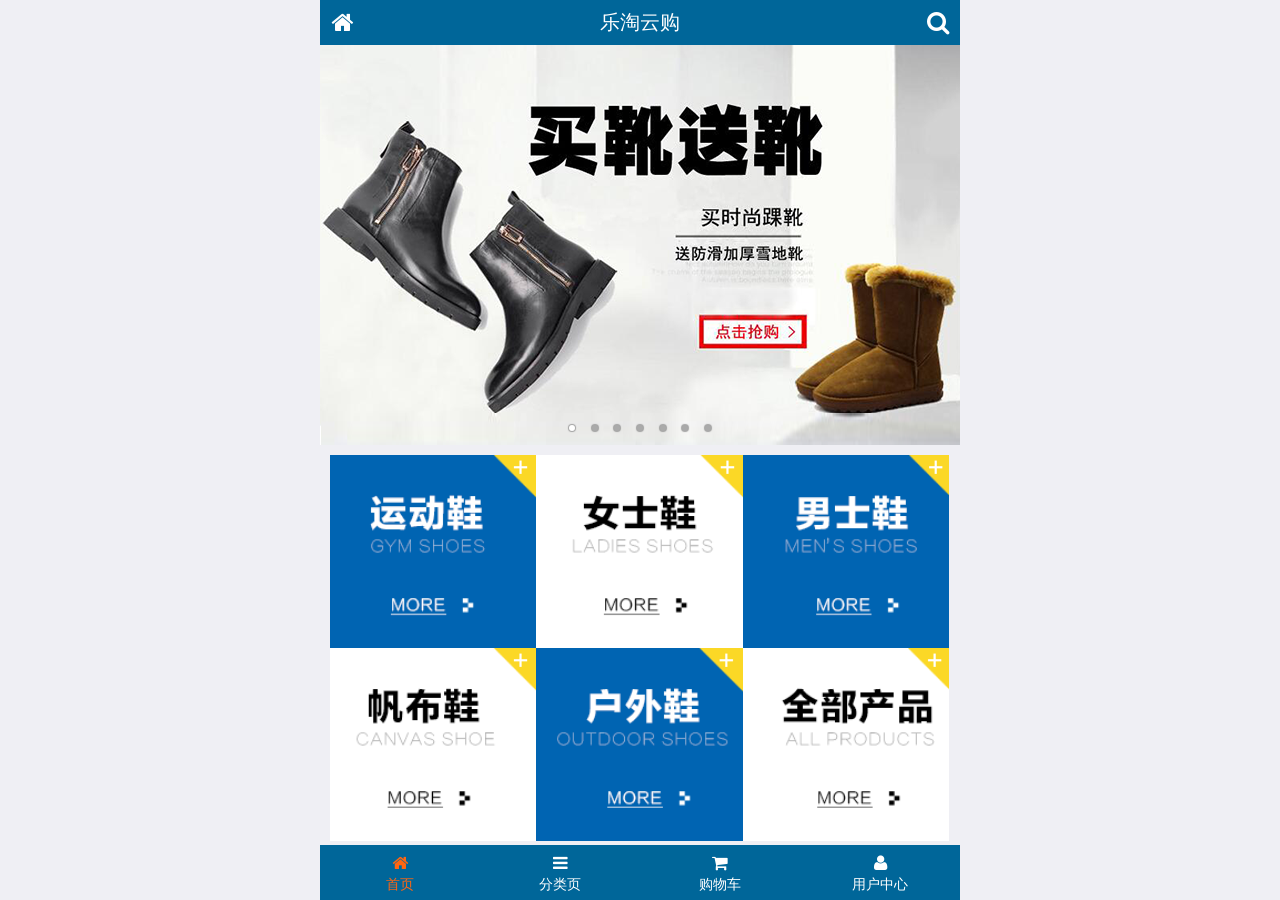
<file: public/front/index.html>
<!DOCTYPE html>
<html lang="en">
<head>
  <meta charset="UTF-8">
  <meta name="viewport" content="width=device-width, initial-scale=1.0">
  <meta http-equiv="X-UA-Compatible" content="ie=edge">
  <link rel="stylesheet" href="./lib/fa/css/font-awesome.min.css">
  <link rel="stylesheet" href="./lib/mui/css/mui.min.css">
  <link rel="stylesheet" href="./css/common.css">
  <link rel="stylesheet" href="./css/index.css">

  <title>乐淘手机端</title>
</head>
<body>
  <div class="lt-container">
    <!-- 头部区域 -->
     <div class="header">
        <a href="" class="left">
            <i class="fa fa-home"></i>
          </a>
       <div class="center">
         乐淘云购
       </div>
       <a href="search.html" class="right">
         <i class="fa fa-search"></i>
       </a>
     </div>
     <div class="main">
       <!-- //滚动区域 -->
       <div class="mui-scroll-wrapper">
          <div class="mui-scroll">
           <!--这里放置真实显示的DOM内容-->
            <!-- //轮播图 -->
            <div class="mui-slider">
               <div class="mui-slider-group mui-slider-loop">
                 <!--支持循环，需要重复图片节点-->
                 <div class="mui-slider-item mui-slider-item-duplicate"><a href="#"><img src="./images/banner6.png" /></a></div>
                 <div class="mui-slider-item"><a href="#"><img src="./images/banner1.png" /></a></div>
                 <div class="mui-slider-item"><a href="#"><img src="./images/banner2.png" /></a></div>
                 <div class="mui-slider-item"><a href="#"><img src="./images/banner3.png" /></a></div>
                 <div class="mui-slider-item"><a href="#"><img src="./images/banner4.png" /></a></div>
                 <div class="mui-slider-item"><a href="#"><img src="./images/banner5.png" /></a></div>
                 <div class="mui-slider-item"><a href="#"><img src="./images/banner6.png" /></a></div>
                 <!--支持循环，需要重复图片节点-->
                 <div class="mui-slider-item mui-slider-item-duplicate"><a href="#"><img src="./images/banner1.png" /></a></div>
               </div>
               <div class="mui-slider-indicator mui-text-center">
                   <div class="mui-indicator mui-active"></div>
                   <div class="mui-indicator"></div>
                   <div class="mui-indicator"></div>
                   <div class="mui-indicator"></div>
                   <div class="mui-indicator"></div>
                   <div class="mui-indicator"></div>
                   <div class="mui-indicator"></div>
                 </div>
             </div>
           <!-- //nav -->
           <div class="nav">
             <ul class="mui-clearfix">
               <li><a href="#"><img src="./images/nav1.png" alt=""></a></li>
               <li><a href="#"><img src="./images/nav2.png" alt=""></a></li>
               <li><a href="#"><img src="./images/nav3.png" alt=""></a></li>
               <li><a href="#"><img src="./images/nav4.png" alt=""></a></li>
               <li><a href="#"><img src="./images/nav5.png" alt=""></a></li>
               <li><a href="#"><img src="./images/nav6.png" alt=""></a></li>
             </ul>
           </div>
          <div class="product">
              <ul class="mui-clearfix">
              <li>
                <a href="">
                  <img src="./images/product.jpg" alt="">
                  <p class="mui-ellipsis-2">adidas阿迪达斯 男式 场下休闲篮球鞋S83700场下休闲篮球鞋S83700</p>
                  <p><span class="price">￥560</span><span class="oldPrice">￥580</span></p>
                  <button class="mui-btn mui-btn-primary">立即购买</button>
                </a>
              </li>
              <li>
                <a href="">
                  <img src="./images/product.jpg" alt="">
                  <p class="mui-ellipsis-2">adidas阿迪达斯 男式 场下休闲篮球鞋S83700场下休闲篮球鞋S83700</p>
                  <p><span class="price">￥560</span><span class="oldPrice">￥580</span></p>
                  <button class="mui-btn mui-btn-primary">立即购买</button>
                </a>
              </li>
              <li>
                <a href="">
                  <img src="./images/product.jpg" alt="">
                  <p class="mui-ellipsis-2">adidas阿迪达斯 男式 场下休闲篮球鞋S83700场下休闲篮球鞋S83700</p>
                  <p><span class="price">￥560</span><span class="oldPrice">￥580</span></p>
                  <button class="mui-btn mui-btn-primary">立即购买</button>
                </a>
              </li>
              <li>
                <a href="">
                  <img src="./images/product.jpg" alt="">
                  <p class="mui-ellipsis-2">adidas阿迪达斯 男式 场下休闲篮球鞋S83700场下休闲篮球鞋S83700</p>
                  <p><span class="price">￥560</span><span class="oldPrice">￥580</span></p>
                  <button class="mui-btn mui-btn-primary">立即购买</button>
                </a>
              </li>
              <li>
                <a href="">
                  <img src="./images/product.jpg" alt="">
                  <p class="mui-ellipsis-2">adidas阿迪达斯 男式 场下休闲篮球鞋S83700场下休闲篮球鞋S83700</p>
                  <p><span class="price">￥560</span><span class="oldPrice">￥580</span></p>
                  <button class="mui-btn mui-btn-primary">立即购买</button>
                </a>
              </li>
              <li>
                <a href="">
                  <img src="./images/product.jpg" alt="">
                  <p class="mui-ellipsis-2">adidas阿迪达斯 男式 场下休闲篮球鞋S83700场下休闲篮球鞋S83700</p>
                  <p><span class="price">560</span><span class="oldPrice">580</span></p>
                  <button class="mui-btn mui-btn-primary">立即购买</button>
                </a>
              </li>
            </ul>
          </div>
        
          </div>
        </div>



     </div>
      <div class="footer">
        <ul>
          <li><a href="index.html" class="current"><i class="fa fa-home"></i><p>首页</p></a></li>
          <li><a href="cate.html"><i class="fa fa-bars"></i><p>分类页</p></a></li>
          <li><a href="cart.html"><i class="fa fa-shopping-cart"></i><p>购物车</p></a></li>
          <li><a href="user.html"><i class="fa fa-user"></i><p>用户中心</p></a></li>
        </ul>



      </div>



  </div>
  <script src="./lib/zepto/zepto.min.js"></script>
  <script src="./lib/mui/js/mui.js"></script>
  <script src="./js/common.js"></script>
  <script src="./js/index.js"></script>
</body>
</html>
</file>
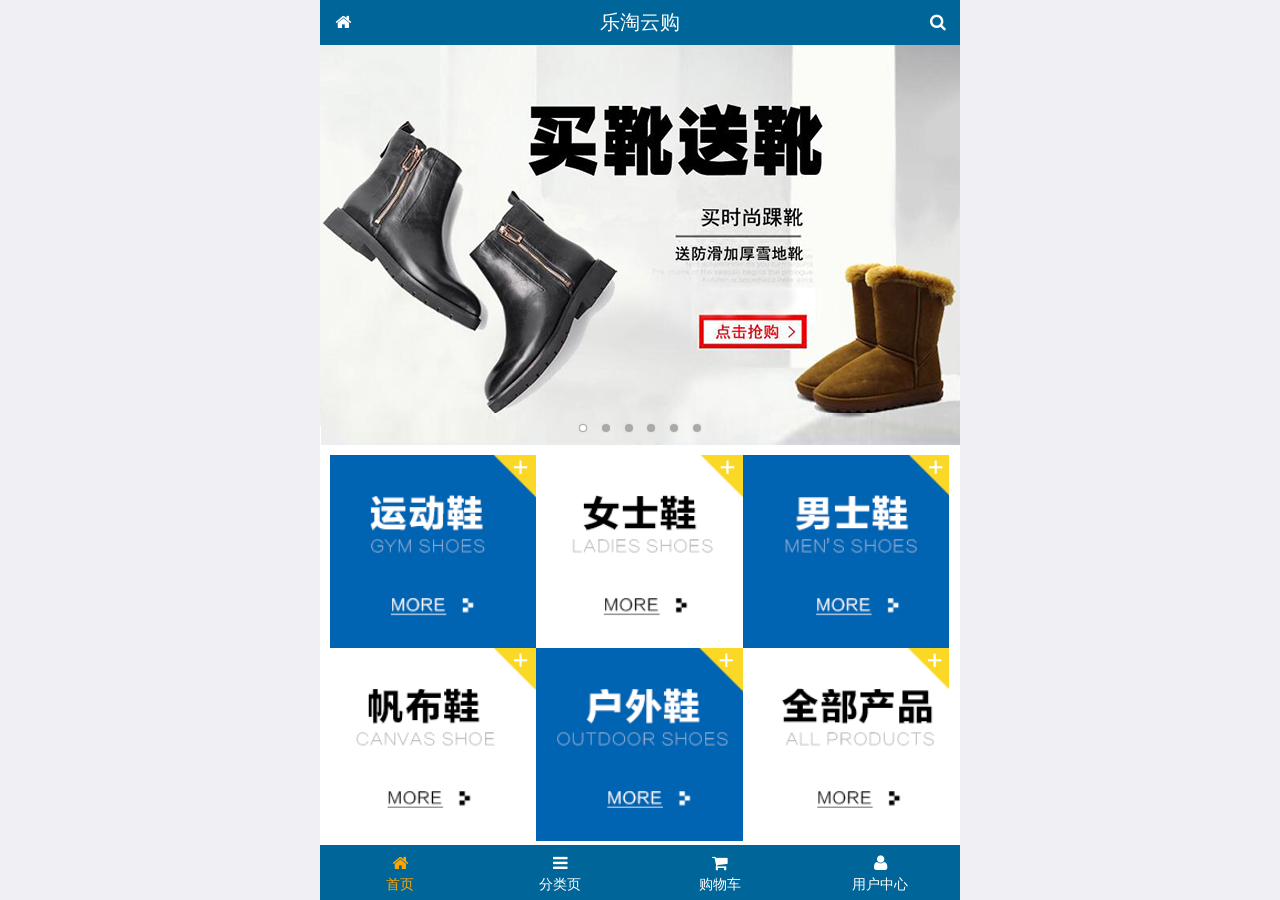
<file: public/front2/index.html>
<!DOCTYPE html>
<html lang="zh-CN">
<head>
  <meta charset="UTF-8">
  <title>乐淘商城</title>
  <!-- 视口: 存在目的, 早期手机屏幕很小, 为了能够查看 pc 网页
             默认宽度 980px, 可以进行缩放,
   -->
  <meta name="viewport"
        content="width=device-width, user-scalable=no, initial-scale=1.0, maximum-scale=1.0, minimum-scale=1.0">
  <link rel="stylesheet" href="./lib/mui/css/mui.css">
  <!-- 引入 font-awesome 字体图标库 -->
  <link rel="stylesheet" href="./lib/fa/css/font-awesome.min.css">
  <link rel="stylesheet" href="./css/common.css">
  <link rel="stylesheet" href="./css/index.css">
</head>
<body>
<!-- mui的字体图标 -->
<!--<span class="mui-icon mui-icon-weixin"></span>-->
<!--<span class="mui-icon mui-icon-mic"></span>-->
<!-- font-awesome 字体图标 -->
<!--<span class="fa fa-arrows-alt"></span>-->
<!--<span class="fa fa-adjust"></span>-->
<!--<span class="fa fa-back"></span>-->




<!-- 全屏容器 -->
<div class="lt_container">
  <!-- 乐淘头部 -->
  <div class="lt_header">
    <a href="index.html" class="icon_left"><i class="fa fa-home"></i></a>
    <h3>乐淘云购</h3>
    <a href="search.html" class="icon_right"><i class="fa fa-search"></i></a>
  </div>


  <!-- 乐淘主体 -->
  <div class="lt_main">
    <div class="mui-scroll-wrapper">
      <div class="mui-scroll">
        <!--这里放置真实显示的DOM内容-->

        <!-- 轮播图 -->
        <div class="mui-slider">
          <!-- 图片的容器 -->
          <div class="mui-slider-group mui-slider-loop">
            <!-- 准备假图片, 最后一张 -->
            <div class="mui-slider-item mui-slider-item-duplicate"><a href="#"><img src="./images/banner6.png" /></a></div>

            <div class="mui-slider-item"><a href="#"><img src="./images/banner1.png" /></a></div>
            <div class="mui-slider-item"><a href="#"><img src="./images/banner2.png" /></a></div>
            <div class="mui-slider-item"><a href="#"><img src="./images/banner3.png" /></a></div>
            <div class="mui-slider-item"><a href="#"><img src="./images/banner4.png" /></a></div>
            <div class="mui-slider-item"><a href="#"><img src="./images/banner5.png" /></a></div>
            <div class="mui-slider-item"><a href="#"><img src="./images/banner6.png" /></a></div>

            <!-- 准备假图, 第一张 -->
            <div class="mui-slider-item mui-slider-item-duplicate"><a href="#"><img src="./images/banner1.png" /></a></div>
          </div>

          <!-- 小圆点 -->
          <div class="mui-slider-indicator">
            <div class="mui-indicator mui-active"></div>
            <div class="mui-indicator"></div>
            <div class="mui-indicator"></div>
            <div class="mui-indicator"></div>
            <div class="mui-indicator"></div>
            <div class="mui-indicator"></div>
          </div>
        </div>


        <!-- 导航 -->
        <div class="lt_nav">
          <ul class="mui-clearfix">
            <li><a href="#"><img src="./images/nav1.png" alt=""></a></li>
            <li><a href="#"><img src="./images/nav2.png" alt=""></a></li>
            <li><a href="#"><img src="./images/nav3.png" alt=""></a></li>
            <li><a href="#"><img src="./images/nav4.png" alt=""></a></li>
            <li><a href="#"><img src="./images/nav5.png" alt=""></a></li>
            <li><a href="#"><img src="./images/nav6.png" alt=""></a></li>
          </ul>
        </div>

        <!-- 产品模块 -->
        <div class="lt_product">
          <ul>
            <li class="lt_product_item">
              <a href="#">
                <img src="./images/product.jpg" alt="">
                <p class="mui-ellipsis-2">adidas阿迪达斯 男式 场下休闲篮球鞋S83700场下休闲篮球鞋S83700 </p>
                <p>
                  <span class="price">¥560</span>
                  <span class="oldPrice">¥560</span>
                </p>
                <button class="mui-btn mui-btn-primary">立即购买</button>
              </a>
            </li>

            <li class="lt_product_item">
              <a href="#">
                <img src="./images/product.jpg" alt="">
                <p class="mui-ellipsis-2">adidas阿迪达斯 男式 场下休闲篮球鞋S83700场下休闲篮球鞋S83700 </p>
                <p>
                  <span class="price">¥560</span>
                  <span class="oldPrice">¥560</span>
                </p>
                <button class="mui-btn mui-btn-primary">立即购买</button>
              </a>
            </li>

            <li class="lt_product_item">
              <a href="#">
                <img src="./images/product.jpg" alt="">
                <p class="mui-ellipsis-2">adidas阿迪达斯 男式 场下休闲篮球鞋S83700场下休闲篮球鞋S83700 </p>
                <p>
                  <span class="price">¥560</span>
                  <span class="oldPrice">¥560</span>
                </p>
                <button class="mui-btn mui-btn-primary">立即购买</button>
              </a>
            </li>

            <li class="lt_product_item">
              <a href="#">
                <img src="./images/product.jpg" alt="">
                <p class="mui-ellipsis-2">adidas阿迪达斯 男式 场下休闲篮球鞋S83700场下休闲篮球鞋S83700 </p>
                <p>
                  <span class="price">¥560</span>
                  <span class="oldPrice">¥560</span>
                </p>
                <button class="mui-btn mui-btn-primary">立即购买</button>
              </a>
            </li>

            <li class="lt_product_item">
              <a href="#">
                <img src="./images/product.jpg" alt="">
                <p class="mui-ellipsis-2">adidas阿迪达斯 男式 场下休闲篮球鞋S83700场下休闲篮球鞋S83700 </p>
                <p>
                  <span class="price">¥560</span>
                  <span class="oldPrice">¥560</span>
                </p>
                <button class="mui-btn mui-btn-primary">立即购买</button>
              </a>
            </li>

            <li class="lt_product_item">
              <a href="#">
                <img src="./images/product.jpg" alt="">
                <p class="mui-ellipsis-2">adidas阿迪达斯 男式 场下休闲篮球鞋S83700场下休闲篮球鞋S83700 </p>
                <p>
                  <span class="price">¥560</span>
                  <span class="oldPrice">¥560</span>
                </p>
                <button class="mui-btn mui-btn-primary">立即购买</button>
              </a>
            </li>
          </ul>

        </div>

      </div>
    </div>
  </div>


  <!-- 乐淘底部 -->
  <div class="lt_footer">
    <ul>
      <li>
        <a href="index.html" class="current">
          <i class="fa fa-home"></i>
          <p>首页</p>
        </a>
      </li>
      <li>
        <a href="category.html">
          <i class="fa fa-bars"></i>
          <p>分类页</p>
        </a>
      </li>
      <li>
        <a href="cart.html">
          <i class="fa fa-shopping-cart"></i>
          <p>购物车</p>
        </a>
      </li>
      <li>
        <a href="user.html">
          <i class="fa fa-user"></i>
          <p>用户中心</p>
        </a>
      </li>
    </ul>
  </div>
</div>





<script src="./lib/mui/js/mui.js"></script>
<script src="./lib/zepto/zepto.min.js"></script>
<script src="./js/common.js"></script>


</body>
</html>
</file>
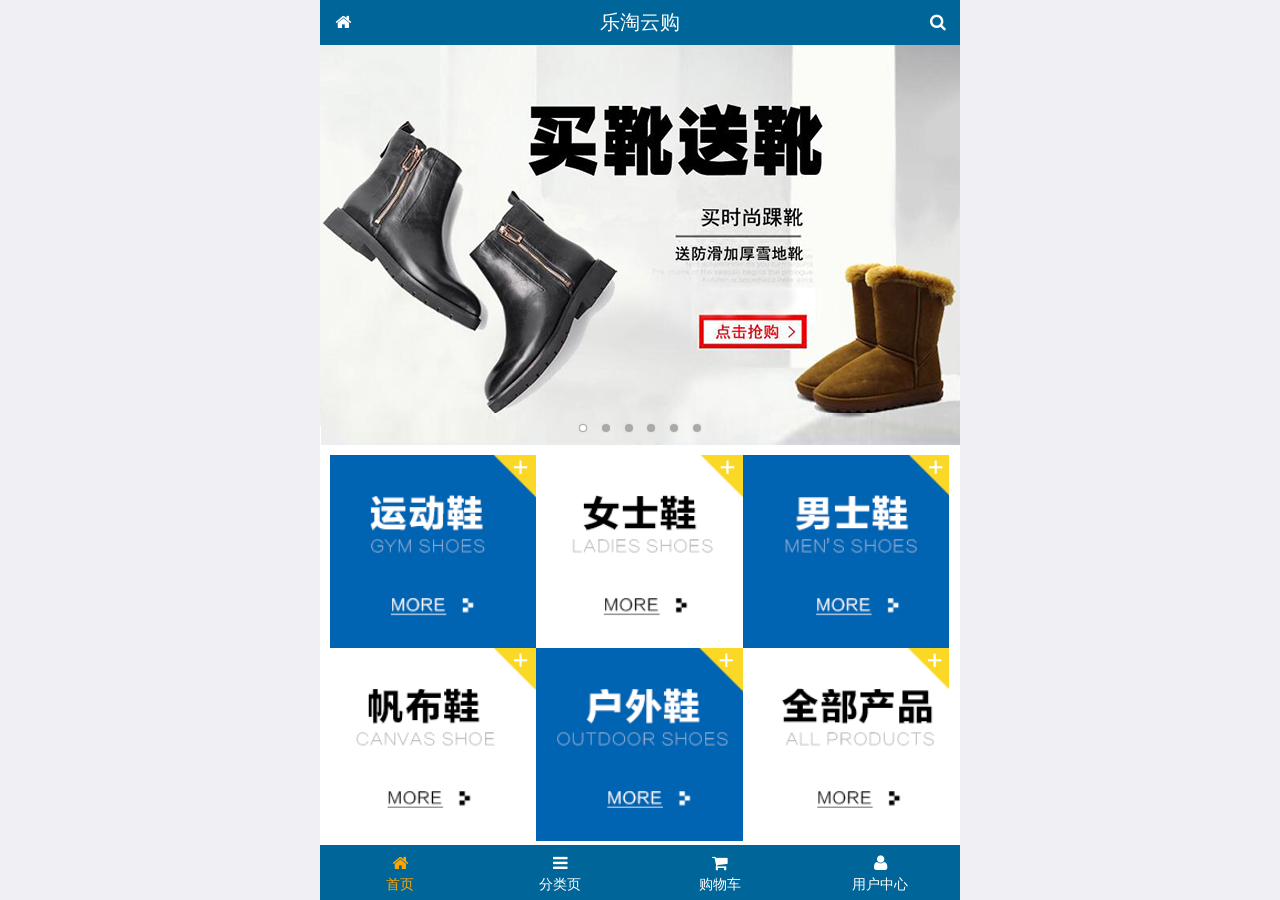
<file: public/front5/index.html>
<!DOCTYPE html>
<html lang="zh-CN">
<head>
  <meta charset="UTF-8">
  <title>乐淘商城</title>
  <!-- 视口: 存在目的, 早期手机屏幕很小, 为了能够查看 pc 网页
             默认宽度 980px, 可以进行缩放,
   -->
  <meta name="viewport"
        content="width=device-width, user-scalable=no, initial-scale=1.0, maximum-scale=1.0, minimum-scale=1.0">
  <link rel="stylesheet" href="./lib/mui/css/mui.css">
  <!-- 引入 font-awesome 字体图标库 -->
  <link rel="stylesheet" href="./lib/fa/css/font-awesome.min.css">
  <link rel="stylesheet" href="./css/common.css">
  <link rel="stylesheet" href="./css/index.css">
</head>
<body>
<!-- mui的字体图标 -->
<!--<span class="mui-icon mui-icon-weixin"></span>-->
<!--<span class="mui-icon mui-icon-mic"></span>-->
<!-- font-awesome 字体图标 -->
<!--<span class="fa fa-arrows-alt"></span>-->
<!--<span class="fa fa-adjust"></span>-->
<!--<span class="fa fa-back"></span>-->




<!-- 全屏容器 -->
<div class="lt_container">
  <!-- 乐淘头部 -->
  <div class="lt_header">
    <a href="index.html" class="icon_left"><i class="fa fa-home"></i></a>
    <h3>乐淘云购</h3>
    <a href="search.html" class="icon_right"><i class="fa fa-search"></i></a>
  </div>


  <!-- 乐淘主体 -->
  <div class="lt_main">
    <div class="mui-scroll-wrapper">
      <div class="mui-scroll">
        <!--这里放置真实显示的DOM内容-->

        <!-- 轮播图 -->
        <div class="mui-slider">
          <!-- 图片的容器 -->
          <div class="mui-slider-group mui-slider-loop">
            <!-- 准备假图片, 最后一张 -->
            <div class="mui-slider-item mui-slider-item-duplicate"><a href="#"><img src="./images/banner6.png" /></a></div>

            <div class="mui-slider-item"><a href="#"><img src="./images/banner1.png" /></a></div>
            <div class="mui-slider-item"><a href="#"><img src="./images/banner2.png" /></a></div>
            <div class="mui-slider-item"><a href="#"><img src="./images/banner3.png" /></a></div>
            <div class="mui-slider-item"><a href="#"><img src="./images/banner4.png" /></a></div>
            <div class="mui-slider-item"><a href="#"><img src="./images/banner5.png" /></a></div>
            <div class="mui-slider-item"><a href="#"><img src="./images/banner6.png" /></a></div>

            <!-- 准备假图, 第一张 -->
            <div class="mui-slider-item mui-slider-item-duplicate"><a href="#"><img src="./images/banner1.png" /></a></div>
          </div>

          <!-- 小圆点 -->
          <div class="mui-slider-indicator">
            <div class="mui-indicator mui-active"></div>
            <div class="mui-indicator"></div>
            <div class="mui-indicator"></div>
            <div class="mui-indicator"></div>
            <div class="mui-indicator"></div>
            <div class="mui-indicator"></div>
          </div>
        </div>


        <!-- 导航 -->
        <div class="lt_nav">
          <ul class="mui-clearfix">
            <li><a href="#"><img src="./images/nav1.png" alt=""></a></li>
            <li><a href="#"><img src="./images/nav2.png" alt=""></a></li>
            <li><a href="#"><img src="./images/nav3.png" alt=""></a></li>
            <li><a href="#"><img src="./images/nav4.png" alt=""></a></li>
            <li><a href="#"><img src="./images/nav5.png" alt=""></a></li>
            <li><a href="#"><img src="./images/nav6.png" alt=""></a></li>
          </ul>
        </div>

        <!-- 产品模块 -->
        <div class="lt_product">
          <ul>
            <li class="lt_product_item">
              <a href="#">
                <img src="./images/product.jpg" alt="">
                <p class="mui-ellipsis-2">adidas阿迪达斯 男式 场下休闲篮球鞋S83700场下休闲篮球鞋S83700 </p>
                <p>
                  <span class="price">¥560</span>
                  <span class="oldPrice">¥560</span>
                </p>
                <button class="mui-btn mui-btn-primary">立即购买</button>
              </a>
            </li>

            <li class="lt_product_item">
              <a href="#">
                <img src="./images/product.jpg" alt="">
                <p class="mui-ellipsis-2">adidas阿迪达斯 男式 场下休闲篮球鞋S83700场下休闲篮球鞋S83700 </p>
                <p>
                  <span class="price">¥560</span>
                  <span class="oldPrice">¥560</span>
                </p>
                <button class="mui-btn mui-btn-primary">立即购买</button>
              </a>
            </li>

            <li class="lt_product_item">
              <a href="#">
                <img src="./images/product.jpg" alt="">
                <p class="mui-ellipsis-2">adidas阿迪达斯 男式 场下休闲篮球鞋S83700场下休闲篮球鞋S83700 </p>
                <p>
                  <span class="price">¥560</span>
                  <span class="oldPrice">¥560</span>
                </p>
                <button class="mui-btn mui-btn-primary">立即购买</button>
              </a>
            </li>

            <li class="lt_product_item">
              <a href="#">
                <img src="./images/product.jpg" alt="">
                <p class="mui-ellipsis-2">adidas阿迪达斯 男式 场下休闲篮球鞋S83700场下休闲篮球鞋S83700 </p>
                <p>
                  <span class="price">¥560</span>
                  <span class="oldPrice">¥560</span>
                </p>
                <button class="mui-btn mui-btn-primary">立即购买</button>
              </a>
            </li>

            <li class="lt_product_item">
              <a href="#">
                <img src="./images/product.jpg" alt="">
                <p class="mui-ellipsis-2">adidas阿迪达斯 男式 场下休闲篮球鞋S83700场下休闲篮球鞋S83700 </p>
                <p>
                  <span class="price">¥560</span>
                  <span class="oldPrice">¥560</span>
                </p>
                <button class="mui-btn mui-btn-primary">立即购买</button>
              </a>
            </li>

            <li class="lt_product_item">
              <a href="#">
                <img src="./images/product.jpg" alt="">
                <p class="mui-ellipsis-2">adidas阿迪达斯 男式 场下休闲篮球鞋S83700场下休闲篮球鞋S83700 </p>
                <p>
                  <span class="price">¥560</span>
                  <span class="oldPrice">¥560</span>
                </p>
                <button class="mui-btn mui-btn-primary">立即购买</button>
              </a>
            </li>
          </ul>

        </div>


      </div>
    </div>
  </div>


  <!-- 乐淘底部 -->
  <div class="lt_footer">
    <ul>
      <li>
        <a href="index.html" class="current">
          <i class="fa fa-home"></i>
          <p>首页</p>
        </a>
      </li>
      <li>
        <a href="category.html">
          <i class="fa fa-bars"></i>
          <p>分类页</p>
        </a>
      </li>
      <li>
        <a href="cart.html">
          <i class="fa fa-shopping-cart"></i>
          <p>购物车</p>
        </a>
      </li>
      <li>
        <a href="user.html">
          <i class="fa fa-user"></i>
          <p>用户中心</p>
        </a>
      </li>
    </ul>
  </div>
</div>





<script src="./lib/mui/js/mui.js"></script>
<script src="./lib/zepto/zepto.min.js"></script>
<script src="./js/common.js"></script>


</body>
</html>
</file>
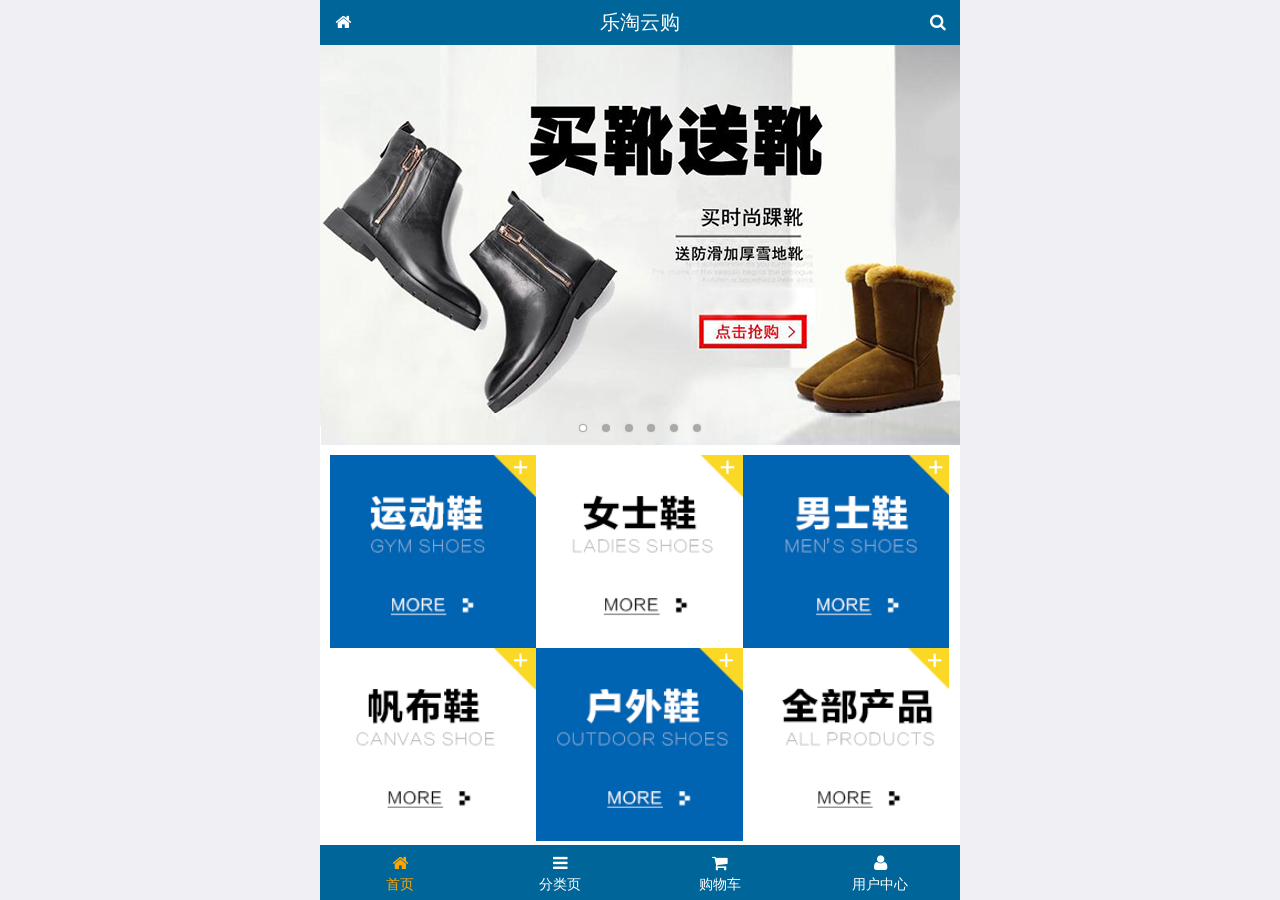
<file: public/mobile/index.html>
<!DOCTYPE html>
<html lang="zh-CN">
<head>
  <meta charset="UTF-8">
  <title>乐淘商城</title>
  <meta name="viewport" content="width=device-width, user-scalable=no, initial-scale=1.0, maximum-scale=1.0, minimum-scale=1.0">
  <!-- 引入字体图标库的css -->
  <link rel="stylesheet" href="./lib/fa/css/font-awesome.min.css">
  <link rel="stylesheet" href="./lib/mui/css/mui.css">
  <link rel="stylesheet" href="./css/common.css">
  <link rel="stylesheet" href="./css/index.css">
  <link rel="icon" href="favicon.ico">
</head>
<body>
<!--<span class="fa fa-pause"></span>-->
<!--<span class="mui-icon mui-icon-camera"></span>-->

<!-- 全屏容器 -->
<div class="lt_container">

  <!-- 乐淘头部 -->
  <div class="lt_header">
    <a href="index.html" class="icon_left"><i class="fa fa-home"></i></a>
    <h3>乐淘云购</h3>
    <a href="search.html" class="icon_right"><i class="fa fa-search"></i></a>
  </div>

  <!-- 乐淘主体 -->
  <div class="lt_main">
    <div class="mui-scroll-wrapper">
      <div class="mui-scroll">
        <!--这里放置真实显示的DOM内容-->

        <!-- 轮播图 -->
        <div class="mui-slider">

          <!-- 图片区域 -->
          <div class="mui-slider-group mui-slider-loop">
            <!-- 添加假图 -->
            <div class="mui-slider-item mui-slider-item-duplicate">
              <a href="#"><img src="./images/banner6.png" /></a>
            </div>

            <div class="mui-slider-item"><a href="#"><img src="./images/banner1.png" /></a></div>
            <div class="mui-slider-item"><a href="#"><img src="./images/banner2.png" /></a></div>
            <div class="mui-slider-item"><a href="#"><img src="./images/banner3.png" /></a></div>
            <div class="mui-slider-item"><a href="#"><img src="./images/banner4.png" /></a></div>
            <div class="mui-slider-item"><a href="#"><img src="./images/banner5.png" /></a></div>
            <div class="mui-slider-item"><a href="#"><img src="./images/banner6.png" /></a></div>

            <!-- 添加假图 -->
            <div class="mui-slider-item mui-slider-item-duplicate">
              <a href="#"><img src="./images/banner1.png" /></a>
            </div>
          </div>

          <!-- 小圆点结构 -->
          <div class="mui-slider-indicator">
            <div class="mui-indicator mui-active"></div>
            <div class="mui-indicator"></div>
            <div class="mui-indicator"></div>
            <div class="mui-indicator"></div>
            <div class="mui-indicator"></div>
            <div class="mui-indicator"></div>
          </div>

        </div>

        <!-- 导航区域 -->
        <div class="lt_nav">
          <ul class="mui-clearfix">
            <li><a href="#"><img src="./images/nav1.png" alt=""></a></li>
            <li><a href="#"><img src="./images/nav2.png" alt=""></a></li>
            <li><a href="#"><img src="./images/nav3.png" alt=""></a></li>
            <li><a href="#"><img src="./images/nav4.png" alt=""></a></li>
            <li><a href="#"><img src="./images/nav5.png" alt=""></a></li>
            <li><a href="#"><img src="./images/nav6.png" alt=""></a></li>
          </ul>
        </div>

        <!-- 产品区域 -->
        <div class="lt_product">
          <ul>
            <li class="lt_product_item">
              <a href="#">
                <img src="./images/product.jpg" alt="">
                <p class="info mui-ellipsis-2">adidas阿迪达斯 男式 场下休闲篮球鞋S83700场下休闲篮球鞋S83700 </p>
                <p>
                  <span class="price">¥560</span>
                  <span class="oldPrice">¥580</span>
                </p>
                <button class="mui-btn mui-btn-primary">立即购买</button>
              </a>
            </li>
            <li class="lt_product_item">
              <a href="#">
                <img src="./images/product.jpg" alt="">
                <p class="info mui-ellipsis-2">adidas阿迪达斯 男式 场下休闲篮球鞋S83700场下休闲篮球鞋S83700 </p>
                <p>
                  <span class="price">¥560</span>
                  <span class="oldPrice">¥580</span>
                </p>
                <button class="mui-btn mui-btn-primary">立即购买</button>
              </a>
            </li>
            <li class="lt_product_item">
              <a href="#">
                <img src="./images/product.jpg" alt="">
                <p class="info mui-ellipsis-2">adidas阿迪达斯 男式 场下休闲篮球鞋S83700场下休闲篮球鞋S83700 </p>
                <p>
                  <span class="price">¥560</span>
                  <span class="oldPrice">¥580</span>
                </p>
                <button class="mui-btn mui-btn-primary">立即购买</button>
              </a>
            </li>
            <li class="lt_product_item">
              <a href="#">
                <img src="./images/product.jpg" alt="">
                <p class="info mui-ellipsis-2">adidas阿迪达斯 男式 场下休闲篮球鞋S83700场下休闲篮球鞋S83700 </p>
                <p>
                  <span class="price">¥560</span>
                  <span class="oldPrice">¥580</span>
                </p>
                <button class="mui-btn mui-btn-primary">立即购买</button>
              </a>
            </li>
            <li class="lt_product_item">
              <a href="#">
                <img src="./images/product.jpg" alt="">
                <p class="info mui-ellipsis-2">adidas阿迪达斯 男式 场下休闲篮球鞋S83700场下休闲篮球鞋S83700 </p>
                <p>
                  <span class="price">¥560</span>
                  <span class="oldPrice">¥580</span>
                </p>
                <button class="mui-btn mui-btn-primary">立即购买</button>
              </a>
            </li>
            <li class="lt_product_item">
              <a href="#">
                <img src="./images/product.jpg" alt="">
                <p class="info mui-ellipsis-2">adidas阿迪达斯 男式 场下休闲篮球鞋S83700场下休闲篮球鞋S83700 </p>
                <p>
                  <span class="price">¥560</span>
                  <span class="oldPrice">¥580</span>
                </p>
                <button class="mui-btn mui-btn-primary">立即购买</button>
              </a>
            </li>
            <li class="lt_product_item">
              <a href="#">
                <img src="./images/product.jpg" alt="">
                <p class="info mui-ellipsis-2">adidas阿迪达斯 男式 场下休闲篮球鞋S83700场下休闲篮球鞋S83700 </p>
                <p>
                  <span class="price">¥560</span>
                  <span class="oldPrice">¥580</span>
                </p>
                <button class="mui-btn mui-btn-primary">立即购买</button>
              </a>
            </li>
            <li class="lt_product_item">
              <a href="#">
                <img src="./images/product.jpg" alt="">
                <p class="info mui-ellipsis-2">adidas阿迪达斯 男式 场下休闲篮球鞋S83700场下休闲篮球鞋S83700 </p>
                <p>
                  <span class="price">¥560</span>
                  <span class="oldPrice">¥580</span>
                </p>
                <button class="mui-btn mui-btn-primary">立即购买</button>
              </a>
            </li>
          </ul>
        </div>

      </div>
    </div>
  </div>

  <!-- 乐淘底部 -->
  <div class="lt_footer">
    <ul>
      <li><a href="index.html" class="current"><i class="fa fa-home"></i><p>首页</p></a></li>
      <li><a href="category.html"><i class="fa fa-bars"></i><p>分类页</p></a></li>
      <li><a href="cart.html"><i class="fa fa-shopping-cart"></i><p>购物车</p></a></li>
      <li><a href="user.html"><i class="fa fa-user"></i><p>用户中心</p></a></li>
    </ul>
  </div>
</div>


<script src="./lib/zepto/zepto.min.js"></script>
<script src="./lib/mui/js/mui.js"></script>
<script src="./js/common.js"></script>
</body>
</html>
</file>
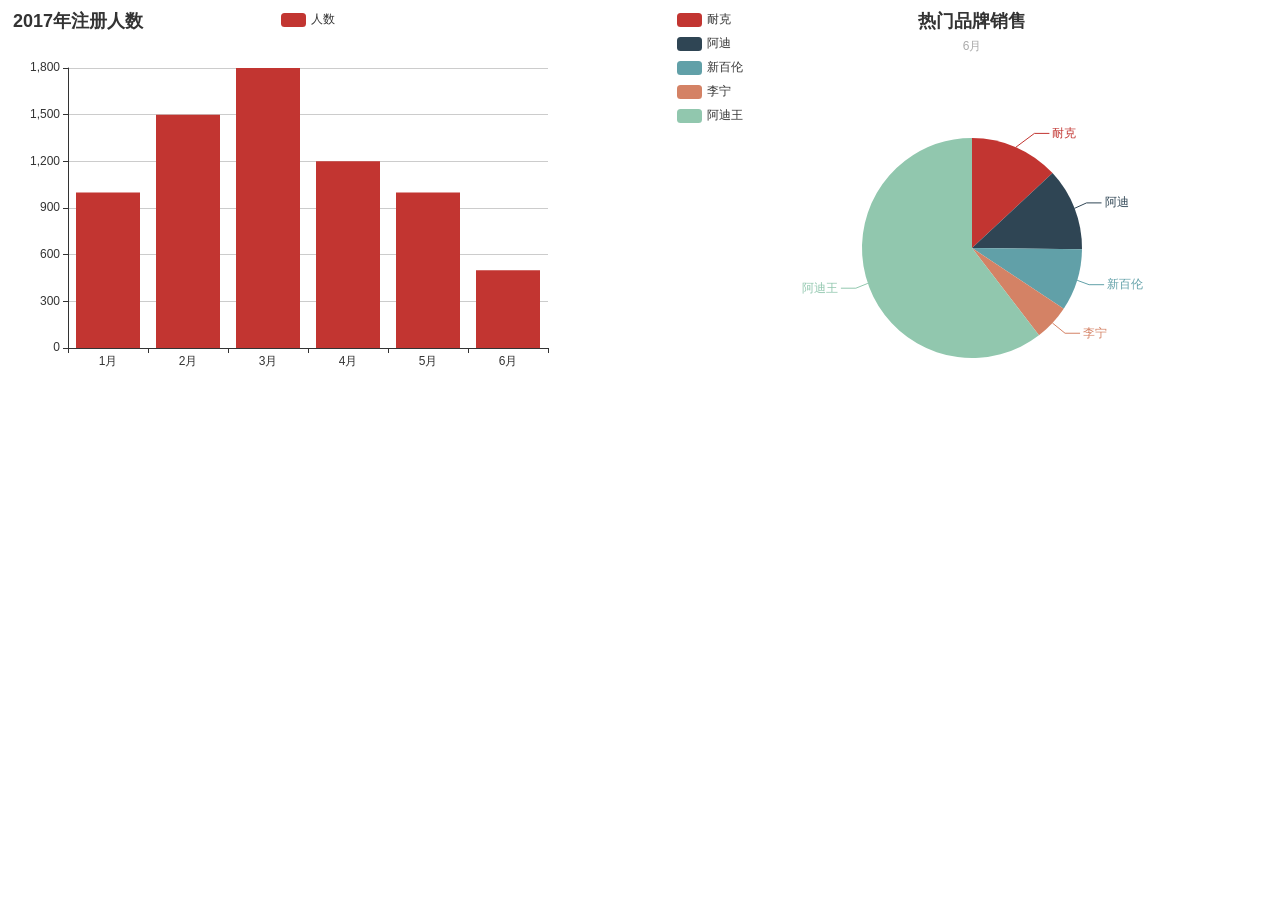
<file: echart.html>
<!DOCTYPE html>
<html>
<head>
    <meta charset="utf-8">
    <title>ECharts</title>
    <!-- 引入 echarts.js -->
    <script src="echarts.min.js"></script>
</head>
<style>
   .fl {
       float: left
   }
   .fr {
       float: right
   }
</style>
<body>
    <!-- 为ECharts准备一个具备大小（宽高）的Dom -->
    <div id="main" style="width: 600px;height:400px;" class='fl'></div>
    <div id="main1" style="width: 600px;height:400px;"class='fr'></div>
    <script type="text/javascript">
        // 基于准备好的dom，初始化echarts实例
        var myChart = echarts.init(document.getElementById('main'));
        var myChart1 = echarts.init(document.getElementById('main1'));

        // 指定图表的配置项和数据
        var option = {
            title: {
                text: '2017年注册人数'
            },
            tooltip: {},
            legend: {
                data:['人数']
            },
            xAxis: {
                data: ["1月","2月","3月","4月","5月","6月"]
            },
            yAxis: {},
            series: [{
                name: '人数',
                type: 'bar',
                data: [1000, 1500, 1800, 1200, 1000, 500]
            }]
        };

        // 使用刚指定的配置项和数据显示图表。
        myChart.setOption(option);
        
        var option1= {
        title : {
            text: '热门品牌销售',
            subtext: '6月',
            x:'center'
        },
        tooltip : {
            trigger: 'item',
            formatter: "{a} <br/>{b} : {c} ({d}%)"
        },
        legend: {
            orient: 'vertical',
            left: 'left',
            data: ['耐克','阿迪','新百伦','李宁','阿迪王']
        },
        series : [
            {
                name: '访问来源',
                type: 'pie',
                radius : '55%',
                center: ['50%', '60%'],
                data:[
                    {value:335, name:'耐克'},
                    {value:310, name:'阿迪'},
                    {value:234, name:'新百伦'},
                    {value:135, name:'李宁'},
                    {value:1548, name:'阿迪王'}
                    
                ],
                itemStyle: {
                    emphasis: {
                        shadowBlur: 10,
                        shadowOffsetX: 0,
                        shadowColor: 'rgba(0, 0, 0, 0.5)'
                    }
                }
            }
        ]
    };
myChart1.setOption(option1);
</script>
</body>
</html>
</file>
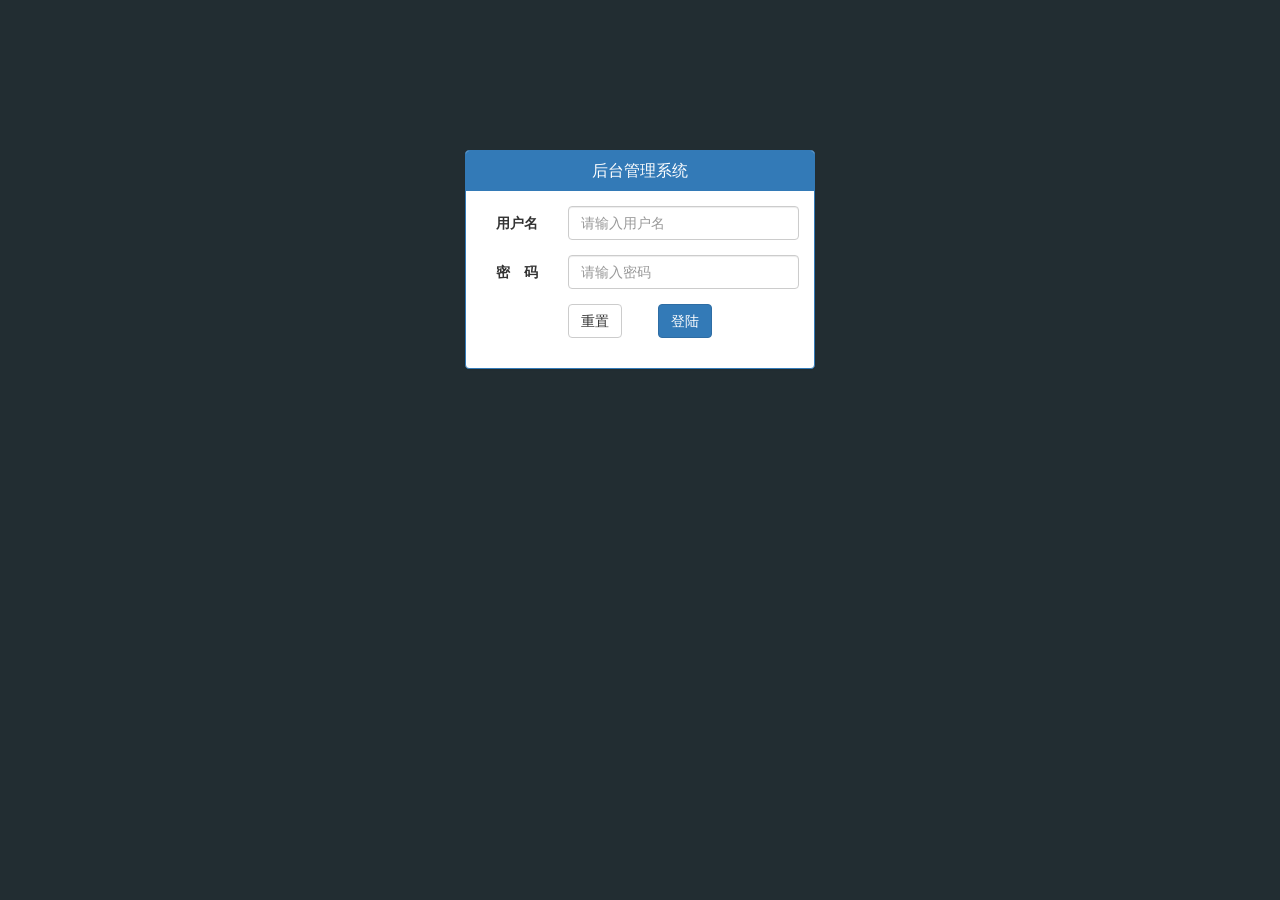
<file: public/back/login.html>
<!DOCTYPE html>
<html lang="en">
<head>
  <meta charset="UTF-8">
  <meta name="viewport" content="width=device-width, initial-scale=1.0">
  <meta http-equiv="X-UA-Compatible" content="ie=edge">
  <link rel="stylesheet" href="./lib/bootstrap/css/bootstrap.min.css">
  <link rel="stylesheet" href="./lib/bootstrap-validator/css/bootstrapValidator.css">
  <link rel="stylesheet" href="./lib/nprogress/nprogress.css">
  <link rel="stylesheet" href="./css/common.css">
  <title>Document</title>
</head>
<body class="bg-color">
    <div class="container">
        <div class="col-lg-4 col-lg-offset-4">
            <div class="panel panel-primary mt-150  ">
                <div class="panel-heading panel-title">后台管理系统</div>
                <div class="panel-body">
                    <form class="form-horizontal" id='form'>
                        <div class="form-group">
                          <label for="username"   class="col-sm-3 control-label">用户名</label>
                          <div class="col-sm-9">
                            <input type="text" name='username' class="form-control" id="username" placeholder="请输入用户名">
                          </div>
                        </div>
                        <div class="form-group">
                          <label for="password"  class="col-sm-3 control-label">密　码</label>
                          <div class="col-sm-9">
                            <input type="password"  name='password' class="form-control" id="password" placeholder="请输入密码">
                          </div>
                        </div>           
                        <div class="form-group">
                          <div class="col-sm-offset-3 col-sm-6">
                            <button type="reset" class="btn btn-default pull-left">重置</button>
                            <button type="submit" class="btn btn-primary pull-right">登陆</button>
                          </div>
                        </div>
                      </form>
                </div>
            </div>
         </div>
    </div>
</body>
<script src="./lib/jquery/jquery.min.js"></script>
<script src="./lib/bootstrap/js/bootstrap.min.js"></script>
<script src="./lib/bootstrap-validator/js/bootstrapValidator.min.js"></script>
<script src="./lib/nprogress/nprogress.js"></script>
<script src="./js/common.js"></script>
<script src="./js/login.js"></script>
</html>
</file>
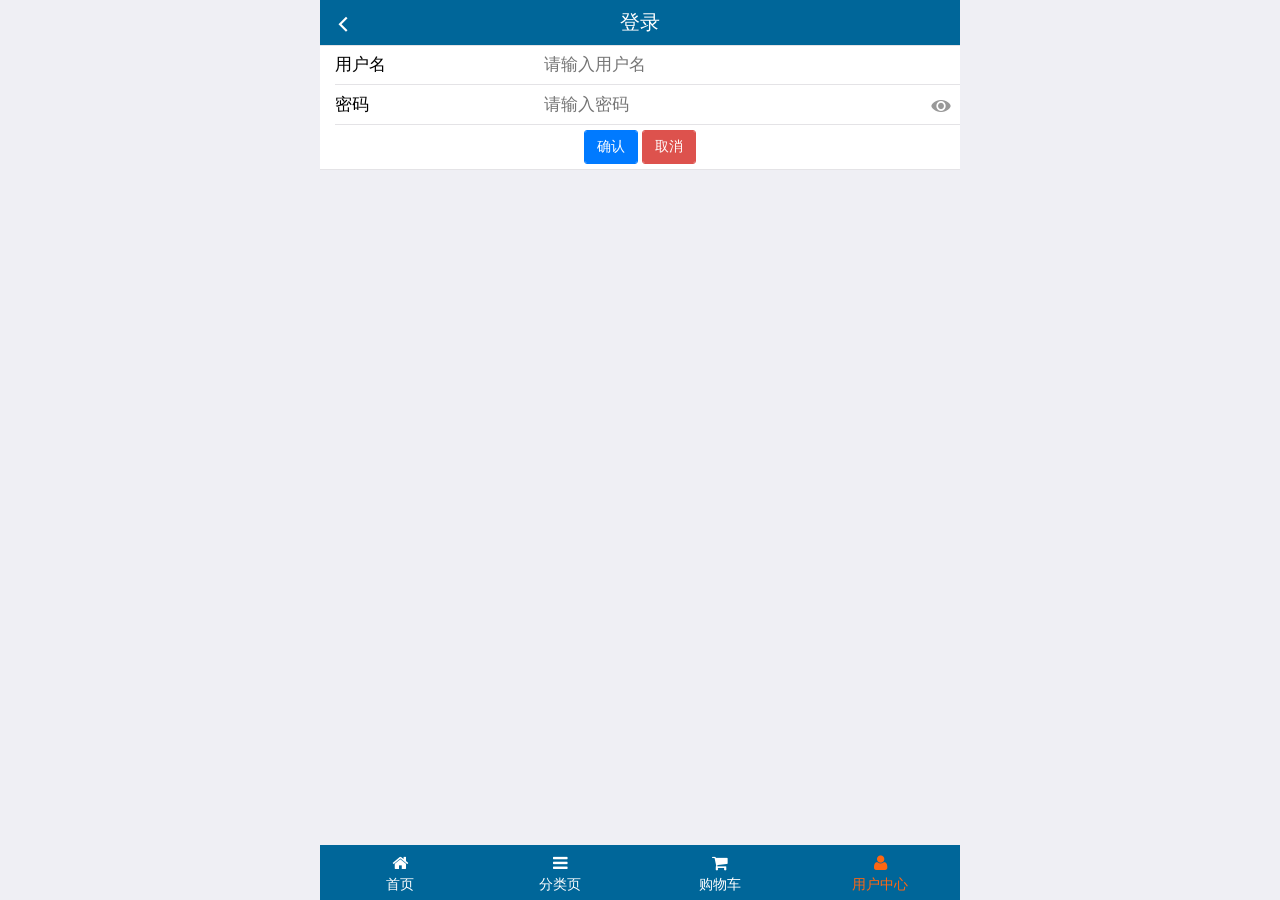
<file: public/front/login.html>
<!DOCTYPE html>
<html lang="en">
<head>
  <meta charset="UTF-8">
  <meta name="viewport" content="width=device-width, initial-scale=1.0">
  <meta http-equiv="X-UA-Compatible" content="ie=edge">
  <link rel="stylesheet" href="./lib/fa/css/font-awesome.min.css">
  <link rel="stylesheet" href="./lib/mui/css/mui.min.css">
  <link rel="stylesheet" href="./css/common.css">


  <title>乐淘手机端</title>
</head>
<body>
  <div class="lt-container">
    <!-- 头部区域 -->
     <div class="header">
           <!-- //回到上一页 -->
        <a href="javascript:history.back();" class="left" id='back'>
            <i class="mui-icon mui-icon-back"></i>
          </a>
       <div class="center">
          登录
       </div>
    
     </div>
     <div class="main">
        <form class="mui-input-group">
            <div class="mui-input-row">
                <label>用户名</label>
            <input type="text" class="mui-input-clear username" placeholder="请输入用户名">
            </div>
            <div class="mui-input-row">
                <label>密码</label>
                <input type="password" class="mui-input-password password" placeholder="请输入密码">
            </div>
            <div class="mui-button-row">
                <button type="button" class="mui-btn mui-btn-primary" >确认</button>
                <button type="button" class="mui-btn mui-btn-danger" >取消</button>
            </div>
        </form>
      
     </div>
      <div class="footer">
        <ul>
          <li><a href="index.html"><i class="fa fa-home"></i><p>首页</p></a></li>
          <li><a href="cate.html"><i class="fa fa-bars"></i><p>分类页</p></a></li>
          <li><a href="cart.html"><i class="fa fa-shopping-cart"></i><p>购物车</p></a></li>
          <li><a href="user.html"  class="current"><i class="fa fa-user "></i><p>用户中心</p></a></li>
        </ul>
      </div>



  </div>
  <script src="./lib/zepto/zepto.min.js"></script>
  <script src="./lib/mui/js/mui.js"></script>
  <script src="./lib/artTemplate/template-web.js"></script>
  <script src="./js/common.js"></script>
  <script src="./js/login.js"></script>
</body>
</html>
</file>
<file: public/front/css/common.css>
html,
body {
  height: 100%;
}
* {
  margin: 0;
  padding: 0;
  list-style: none;
}
img {
  display: block;
  height: 100% ;
  width: 100%;
}
.lt-container {
  max-width: 640px;
  min-width: 320px;
  width: 100%;
  height: 100%;
  margin: 0 auto;
  position: relative;
  padding-top: 45px;
  padding-bottom: 55px;
  overflow: hidden;
  /*头部样式*/
  /*底部样式*/
  /*主体区域*/
}
.lt-container .header {
  height: 45px;
  background-color: #006699;
  padding: 0 45px;
  position: absolute;
  top: 0;
  left: 0;
  width: 100%;
}
.lt-container .header .left,
.lt-container .header .right {
  display: block;
  height: 45px;
  width: 45px;
  font-size: 24px;
  position: absolute;
  top: 0;
  left: 0;
  text-align: center;
  line-height: 45px;
  color: #fff;
}
.lt-container .header .right {
  top: 0;
  right: 0;
  left: auto;
}
.lt-container .header .center {
  height: 100%;
  width: 100%;
  text-align: center;
  line-height: 45px;
  color: #fff;
  font-size: 20px;
}
.lt-container .footer {
  position: absolute;
  bottom: 0;
  left: 0;
  height: 55px;
  background-color: #006699;
  width: 100%;
}
.lt-container .footer ul li {
  float: left;
  width: 25%;
}
.lt-container .footer ul li a {
  display: block;
  width: 100%;
  margin: 0 auto;
  text-align: center;
  margin-top: 8px;
  color: #fff;
}
.lt-container .footer ul li a p {
  margin: 0;
  color: #fff;
}
.lt-container .footer ul li a.current {
  color: #f61;
}
.lt-container .footer ul li a.current p {
  color: #f61;
}
.lt-container .main {
  height: 100%;
  width: 100%;
  position: relative;
}
.product ul {
  padding: 10px;
}
.product ul li {
  float: left;
  padding: 10px;
  width: 48%;
  border: 1px solid #ccc;
  text-align: center;
  background-color: #fff;
  margin-bottom: 10px;
}
.product ul li .price {
  color: red;
}
.product ul li .oldPrice {
  text-decoration: line-through;
}
.product ul li:nth-child(odd) {
  margin-right: 4%;
}
</file>
<file: public/front/css/index.css>
.main {
  height: 100%;
  width: 100%;
  position: relative;
}
.main .nav ul {
  padding: 10px;
}
.main .nav ul li {
  float: left;
  width: 33.3%;
}
.main .product ul {
  padding: 10px;
}
.main .product ul li {
  float: left;
  padding: 10px;
  width: 48%;
  border: 1px solid #ccc;
  text-align: center;
  background-color: #fff;
  margin-bottom: 10px;
}
.main .product ul li .price {
  color: red;
}
.main .product ul li .oldPrice {
  text-decoration: line-through;
}
.main .product ul li:nth-child(odd) {
  margin-right: 4%;
}
</file>
<file: public/front2/css/common.css>
html, body {
  width: 100%;
  height: 100%;
}

* {
  margin: 0;
  padding: 0;
  list-style: none;
}

img {
  width: 100%;
  display: block;
}



/* 全屏容器 */
.lt_container {
  width: 100%;
  height: 100%;
  background-color: white;
  max-width: 640px;
  min-width: 320px;
  margin: 0 auto;
  position: relative;
  overflow: hidden;

  padding-top: 45px;
  padding-bottom: 55px;
}

.lt_header {
  width: 100%;
  height: 45px;
  background-color: #069;
  position: absolute;
  left: 0;
  top: 0;
  padding: 0 45px;
}
.lt_header .icon_left,
.lt_header .icon_right {
  position: absolute;
  top: 0;
  width: 45px;
  height: 45px;
  text-align: center;
  line-height: 45px;
  color: #fff;
}
.lt_header .icon_left {
  left: 0;
}
.lt_header .icon_right {
  right: 0;
}

.lt_header h3 {
  height: 45px;
  line-height: 45px;
  text-align: center;
  font-size: 20px;
  color: #fff;
  margin: 0;
  font-weight: normal;
}



.lt_footer {
  width: 100%;
  height: 55px;
  background-color: #069;
  position: absolute;
  left: 0;
  bottom: 0;
}
.lt_footer li {
  float: left;
  width: 25%;
  text-align: center;
}
.lt_footer li a {
  display: block;
  color: #fff;
  height: 55px;
  padding-top: 8px;
}
.lt_footer li a p {
  color: #fff;
  margin: 0;
}

.lt_footer li a.current {
  color: orange;
}
.lt_footer li a.current p{
  color: orange;
}

.lt_main {
  width: 100%;
  height: 100%;
  /*background-color: orange;*/
  /* 子元素是定位布局的, 父元素要加定位 */
  position: relative;
}


/* 公用的搜索框样式 */
.lt_search {
  padding: 10px;
  position: relative;
}
.lt_search .search_input {
  height: 34px;
  line-height: 34px;
  font-size: 12px;
  padding: 0;
  margin: 0;
  border: 1px solid #007AFF;
  border-radius: 5px;
  padding-left: 15px;
  padding-right: 55px;
}
.lt_search .search_btn {
  position: absolute;
  right: 10px;
  top: 10px;
  border-radius: 0 5px 5px 0;
}


/* 公用的产品样式 */
/* 产品样式 */
.lt_product {
  padding: 10px;
}
.lt_product_item {
  float: left;
  width: 48%;
  border: 1px solid #ccc;
  padding: 10px;
  text-align: center;
  margin-bottom: 10px;
}
.lt_product_item:nth-child(2n+1) {
  margin-right: 4%;
}
.lt_product_item .price {
  color: red;
}
.lt_product_item .oldPrice {
  text-decoration: line-through;
}

.lt_product_item img {
  width: 150px;
  height: 150px;
  margin: 0 auto;
}
.lt_product_item .mui-ellipsis-2 {
  height: 40px;
}
</file>
<file: public/front2/css/index.css>
/* 导航样式 */
.lt_nav {
  padding: 10px;
}
.lt_nav li {
  float: left;
  width: 33.3%;
}
.lt_nav li a {
  display: block;
}


/* 产品样式 */
.lt_product {
  padding: 10px;
}
.lt_product_item {
  float: left;
  width: 48%;
  border: 1px solid #ccc;
  padding: 10px;
  text-align: center;
  margin-bottom: 10px;
}
.lt_product_item:nth-child(2n+1) {
  margin-right: 4%;
}
.lt_product_item .price {
  color: red;
}
.lt_product_item .oldPrice {
  text-decoration: line-through;
}
</file>
<file: public/front5/css/common.css>
html, body {
  width: 100%;
  height: 100%;
}

* {
  margin: 0;
  padding: 0;
  list-style: none;
}

img {
  width: 100%;
  display: block;
}



/* 全屏容器 */
.lt_container {
  width: 100%;
  height: 100%;
  background-color: white;
  max-width: 640px;
  min-width: 320px;
  margin: 0 auto;
  position: relative;
  overflow: hidden;

  padding-top: 45px;
  padding-bottom: 55px;
}

.lt_header {
  width: 100%;
  height: 45px;
  background-color: #069;
  position: absolute;
  left: 0;
  top: 0;
  padding: 0 45px;
}
.lt_header .icon_left,
.lt_header .icon_right {
  position: absolute;
  top: 0;
  width: 45px;
  height: 45px;
  text-align: center;
  line-height: 45px;
  color: #fff;
}
.lt_header .icon_left {
  left: 0;
}
.lt_header .icon_right {
  right: 0;
}

.lt_header h3 {
  height: 45px;
  line-height: 45px;
  text-align: center;
  font-size: 20px;
  color: #fff;
  margin: 0;
  font-weight: normal;
}



.lt_footer {
  width: 100%;
  height: 55px;
  background-color: #069;
  position: absolute;
  left: 0;
  bottom: 0;
}
.lt_footer li {
  float: left;
  width: 25%;
  text-align: center;
}
.lt_footer li a {
  display: block;
  color: #fff;
  height: 55px;
  padding-top: 8px;
}
.lt_footer li a p {
  color: #fff;
  margin: 0;
}

.lt_footer li a.current {
  color: orange;
}
.lt_footer li a.current p{
  color: orange;
}

.lt_main {
  width: 100%;
  height: 100%;
  /*background-color: orange;*/
  /* 子元素是定位布局的, 父元素要加定位 */
  position: relative;
}


/* 公用的搜索框样式 */
.lt_search {
  padding: 10px;
  position: relative;
}
.lt_search .search_input {
  height: 34px;
  line-height: 34px;
  font-size: 12px;
  padding: 0;
  margin: 0;
  border: 1px solid #007AFF;
  border-radius: 5px;
  padding-left: 15px;
  padding-right: 55px;
}
.lt_search .search_btn {
  position: absolute;
  right: 10px;
  top: 10px;
  border-radius: 0 5px 5px 0;
}


/* 公用的产品样式 */
/* 产品样式 */
.lt_product {
  padding: 10px;
}
.lt_product_item {
  float: left;
  width: 48%;
  border: 1px solid #ccc;
  padding: 10px;
  text-align: center;
  margin-bottom: 10px;
}
.lt_product_item:nth-child(2n+1) {
  margin-right: 4%;
}
.lt_product_item .price {
  color: red;
}
.lt_product_item .oldPrice {
  text-decoration: line-through;
}

.lt_product_item img {
  width: 150px;
  height: 150px;
  margin: 0 auto;
}
.lt_product_item .mui-ellipsis-2 {
  height: 40px;
}


/* 公用的尺码样式 */
.lt_size span {
  width: 25px;
  height: 25px;
  line-height: 25px;
  text-align: center;
  border: 1px solid #ccc;
  display: inline-block;
  font-size: 12px;
  margin: 3px 0;
}
.lt_size span.current {
  background-color: orange;
  color: #fff;
}
</file>
<file: public/front5/css/index.css>
/* 导航样式 */
.lt_nav {
  padding: 10px;
}
.lt_nav li {
  float: left;
  width: 33.3%;
}
.lt_nav li a {
  display: block;
}


/* 产品样式 */
.lt_product {
  padding: 10px;
}
.lt_product_item {
  float: left;
  width: 48%;
  border: 1px solid #ccc;
  padding: 10px;
  text-align: center;
  margin-bottom: 10px;
}
.lt_product_item:nth-child(2n+1) {
  margin-right: 4%;
}
.lt_product_item .price {
  color: red;
}
.lt_product_item .oldPrice {
  text-decoration: line-through;
}
</file>
<file: public/mobile/css/common.css>
html, body {
  width: 100%;
  height: 100%;
}

ul {
  list-style: none;
  margin: 0;
  padding: 0;
}
img {
  display: block;
  width: 100%;
}

/* 全屏容器 */
.lt_container {
  width: 100%;
  height: 100%;
  background-color: #fff;
  min-width: 320px;
  max-width: 640px;
  margin: 0 auto;
  position: relative;
  padding-top: 45px;
  padding-bottom: 55px;
}

.lt_header {
  position: absolute;
  left: 0;
  top: 0;
  width: 100%;
  height: 45px;
  background-color: #006699;
  padding-left: 45px;
  padding-right: 45px;
}

.lt_header .icon_left,
.lt_header .icon_right {
  width: 45px;
  height: 45px;
  line-height: 45px;
  text-align: center;
  position: absolute;
  top: 0;
  color: #fff;
}
.lt_header .icon_left {
  left: 0;
}
.lt_header .icon_right {
  right: 0;
}

.lt_header h3 {
  height: 45px;
  line-height: 45px;
  color: #fff;
  font-size: 20px;
  text-align: center;
  margin: 0;
  font-weight: normal;
}



.lt_footer {
  position: absolute;
  left: 0;
  bottom: 0;
  width: 100%;
  height: 55px;
  background-color: #006699;
  overflow: hidden;
}
.lt_footer li {
  float: left;
  width: 25%;
  text-align: center;
}
.lt_footer li a {
  width: 100%;
  height: 100%;
  display: block;
  color: #fff;
  padding-top: 8px;
}
.lt_footer li p {
  color: #fff;
  margin: 0;
}

.lt_footer li a.current {
  color: orange;
}
.lt_footer li a.current p{
  color: orange;
}



.lt_main {
  width: 100%;
  height: 100%;
  position: relative;
}



/* 公共的搜索框样式 */
.lt_search {
  padding: 10px;
  position: relative;
}
.lt_search .search_input {
  height: 34px;
  font-size: 12px;
  margin: 0;
  border-radius: 5px;
  border: 1px solid #007AFF;
}
.lt_search .search_btn {
  position: absolute;
  right: 10px;
  top: 10px;
  border-radius: 0 5px 5px 0;
}



/* 公共的商品样式 */
.lt_product {
  padding: 10px;
}
.lt_product_item {
  border: 1px solid #ccc;
  padding: 10px;
  float: left;
  width: 48%;
  margin-bottom: 10px;
  text-align: center;
}
.lt_product_item a {
  display: block;
  width: 100%;
  height: 100%;
}
.lt_product_item:nth-child(2n+1) {
  margin-right: 4%;
}
.lt_product_item .info {
  text-align: left;
  height: 40px;
}
.lt_product_item .price {
  color: red;
}
.lt_product_item .oldPrice {
  text-decoration: line-through;
}

.lt_product_item img {
  width: 150px;
  height: 150px;
  margin: 0 auto;
}



/* 公共的尺码样式 */
.lt_size span {
  width: 25px;
  height: 25px;
  text-align: center;
  line-height: 25px;
  display: inline-block;
  border: 1px solid #ccc;
  font-size: 12px;
  margin: 3px 0;
}
.lt_size span.current {
  background-color: orange;
  color: #fff;
}
</file>
<file: public/mobile/css/index.css>
.lt_nav {
  padding: 10px;
}
.lt_nav li {
  float: left;
  width: 33.3%;
}
.lt_nav li a {
  display: block;
}
</file>
<file: public/back/lib/nprogress/nprogress.css>
/* Make clicks pass-through */
#nprogress {
  pointer-events: none;
}

#nprogress .bar {
  background: greenyellow;

  position: fixed;
  z-index: 10000;
  top: 0;
  left: 0;

  width: 100%;
  height: 2px;
}

/* Fancy blur effect */
#nprogress .peg {
  display: block;
  position: absolute;
  right: 0px;
  width: 100px;
  height: 100%;
  box-shadow: 0 0 10px #29d, 0 0 5px #29d;
  opacity: 1.0;

  -webkit-transform: rotate(3deg) translate(0px, -4px);
      -ms-transform: rotate(3deg) translate(0px, -4px);
          transform: rotate(3deg) translate(0px, -4px);
}

/* Remove these to get rid of the spinner */
#nprogress .spinner {
  display: block;
  position: fixed;
  z-index: 1031;
  top: 15px;
  right: 15px;
}

#nprogress .spinner-icon {
  width: 18px;
  height: 18px;
  box-sizing: border-box;

  border: solid 2px transparent;
  border-top-color: #29d;
  border-left-color: #29d;
  border-radius: 50%;

  -webkit-animation: nprogress-spinner 400ms linear infinite;
          animation: nprogress-spinner 400ms linear infinite;
}

.nprogress-custom-parent {
  overflow: hidden;
  position: relative;
}

.nprogress-custom-parent #nprogress .spinner,
.nprogress-custom-parent #nprogress .bar {
  position: absolute;
}

@-webkit-keyframes nprogress-spinner {
  0%   { -webkit-transform: rotate(0deg); }
  100% { -webkit-transform: rotate(360deg); }
}
@keyframes nprogress-spinner {
  0%   { transform: rotate(0deg); }
  100% { transform: rotate(360deg); }
}
</file>
<file: public/back/css/common.css>
.bg-color {
  background-color: #222D32;
}
.panel-title {
  text-align: center;
  height: 40px;
  line-height: 20px;
}
* {
  margin: 0;
  padding: 0;
}
.mt-150 {
  margin-top: 150px;
}
.mt-20 {
  margin-top: 20px;
}
.mr-20 {
  margin-right: 20px;
}
ul {
  list-style: none;
  margin: 0;
  padding: 0;
}
a,
a:hover,
a:active,
a:link,
a:visited {
  text-decoration: none;
}
/*页面公共部分样式*/
.container-fluid {
  padding-left: 180px;
  transition: all 1s;
}
.container-fluid .index-left {
  width: 180px;
  height: 100%;
  position: fixed;
  left: 0;
  top: 0;
  z-index: 999;
  transition: all 1s;
}
.container-fluid .index-left .title {
  height: 50px;
  line-height: 50px;
  color: #fff;
  text-align: center;
  font-size: 24px;
  background-color: #367FA9;
}
.container-fluid .index-left .user {
  text-align: center;
  padding-top: 30px;
}
.container-fluid .index-left .user img {
  height: 60px;
  width: 60px;
  border-radius: 50%;
}
.container-fluid .index-left .user p {
  font-size: 16px;
  line-height: 40px;
  color: #fff;
}
.container-fluid .index-left .nav {
  margin-top: 30px;
  width: 100%;
}
.container-fluid .index-left .nav ul li {
  width: 100%;
  border-left: 3px solid transparent;
}
.container-fluid .index-left .nav ul li a {
  display: block;
  padding-left: 50px;
  color: #fff;
  font-size: 14px;
  line-height: 40px;
  height: 40px;
  border-left: 3px solid transparent;
}
.container-fluid .index-left .nav ul li a.current {
  background-color: #1D1F21;
  border-left: 3px solid #367FA9;
}
.container-fluid .index-left.hiddenmenu {
  left: -180px;
}
.container-fluid .index-right {
  padding-top: 50px;
  width: 100%;
}
.container-fluid .index-right .r-top {
  padding-left: 180px;
  height: 50px;
  background-color: #3C8DBC;
  width: 100%;
  position: fixed;
  top: 0;
  left: 0px;
  transition: all 1s;
}
.container-fluid .index-right .r-top a {
  height: 50px;
  width: 50px;
  font-size: 20px;
  color: #fff;
  text-align: center;
  line-height: 50px;
}
.container-fluid .index-right .r-top.hiddenmenu {
  padding-left: 0;
}
.container-fluid .index-right .r-main {
  padding-left: 20px;
}
.container-fluid .index-right .r-main .breadcrumb {
  margin-top: 20px;
}
.container-fluid .index-right .r-main .table.table-bordered.table-hover th {
  text-align: center;
}
.container-fluid .index-right .r-main .table.table-bordered.table-hover tbody tr th,
.container-fluid .index-right .r-main .table.table-bordered.table-hover tbody tr td {
  vertical-align: middle;
}
.container-fluid.hiddenmenu {
  padding-left: 0;
}
.red {
  color: #880015;
}
#main,
#main1 {
  width: 48%;
  height: 400px;
}
.pr-20 {
  padding-right: 20px;
}
#fileupload {
  display: none;
}
.imageBox img {
  width: 100px;
}
</file>
<file: public/back/lib/bootstrap-validator/css/bootstrapValidator.css>
/**
 * BootstrapValidator (http://bootstrapvalidator.com)
 * The best jQuery plugin to validate form fields. Designed to use with Bootstrap 3
 *
 * @author      http://twitter.com/nghuuphuoc
 * @copyright   (c) 2013 - 2014 Nguyen Huu Phuoc
 * @license     MIT
 */

.bv-form .help-block {
    margin-bottom: 0;
}
.bv-form .tooltip-inner {
    text-align: left;
}
.nav-tabs li.bv-tab-success > a {
    color: #3c763d;
}
.nav-tabs li.bv-tab-error > a {
    color: #a94442;
}
</file>
